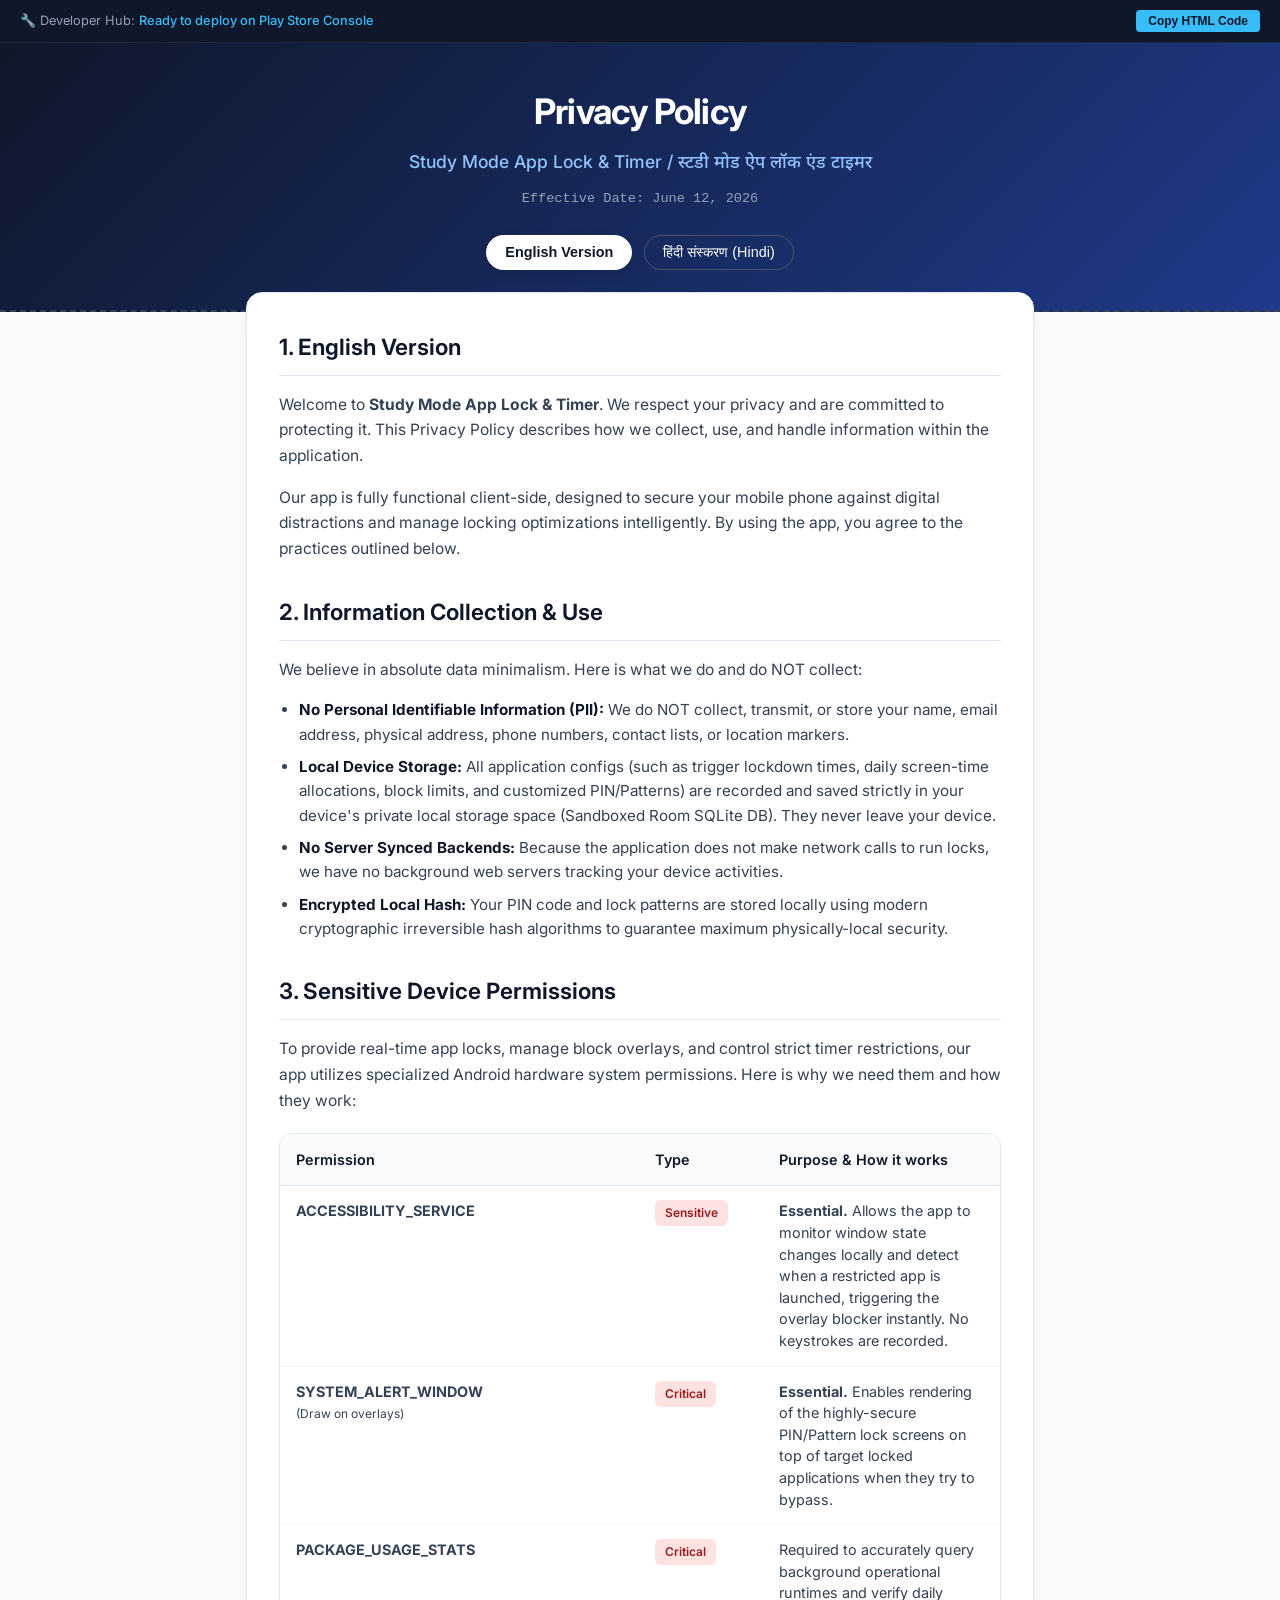
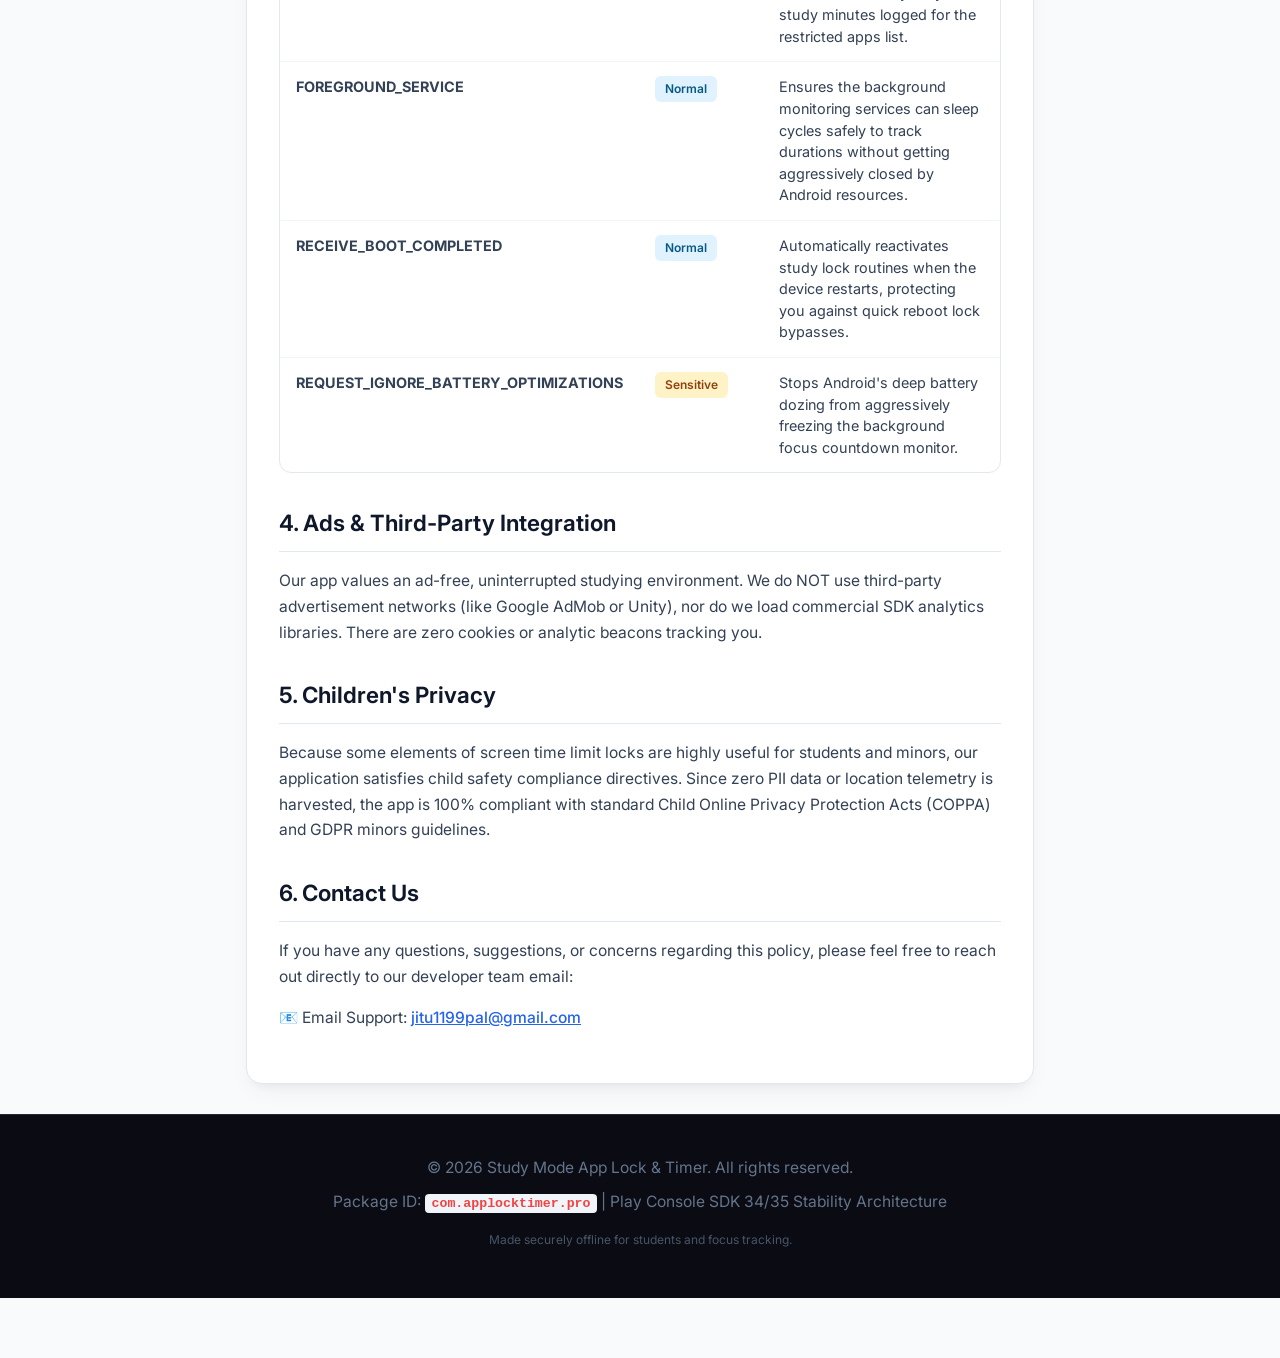
<file: play_store_publishing_kit/Privacy_Policy.html>
<!DOCTYPE html>
<html lang="en">
<head>
    <meta charset="UTF-8">
    <meta name="viewport" content="width=device-width, initial-scale=1.0">
    <title>Privacy Policy - Study Mode App Lock & Timer</title>
    <!-- Premium Fonts -->
    <link href="https://fonts.googleapis.com/css2?family=Inter:wght@400;500;600;750&family=Noto+Sans+Devanagari:wght@400;500;600;700&display=swap" rel="stylesheet">
    <style>
        :root {
            --primary-bg: #f8fafc;
            --card-bg: #ffffff;
            --text-dark: #0f172a;
            --text-muted: #475569;
            --border-color: #e2e8f0;
            
            --critical-bg: #fee2e2;
            --critical-text: #991b1b;
            --sensitive-bg: #fef3c7;
            --sensitive-text: #92400e;
            --normal-bg: #e0f2fe;
            --normal-text: #075985;
            
            --nav-dark: #0f172a;
            --blue-accent: #3b82f6;
            --blue-hover: #1d4ed8;
        }

        * {
            box-sizing: border-box;
            margin: 0;
            padding: 0;
        }

        body {
            font-family: 'Inter', 'Noto Sans Devanagari', -apple-system, BlinkMacSystemFont, sans-serif;
            line-height: 1.6;
            color: var(--text-muted);
            background-color: var(--primary-bg);
            padding-bottom: 60px;
        }

        /* Hero Header Blue Banner Selector Section */
        .hero-banner {
            background-color: #1e293b;
            background-image: linear-gradient(135deg, #0f172a 0%, #1e3a8a 100%);
            color: #ffffff;
            text-align: center;
            padding: 40px 20px;
            border-bottom: 2px dashed #334155;
        }

        .hero-banner h1 {
            font-size: 2.2rem;
            font-weight: 700;
            margin-bottom: 8px;
            letter-spacing: -0.025em;
        }

        .hero-banner p.subtitle {
            font-size: 1.1rem;
            color: #93c5fd;
            margin-bottom: 12px;
            font-weight: 500;
        }

        .hero-banner p.date {
            font-size: 0.85rem;
            color: #94a3b8;
            margin-bottom: 24px;
            font-family: monospace;
        }

        /* Buttons Tab Navigation Layout */
        .language-switcher {
            display: flex;
            justify-content: center;
            gap: 12px;
            margin-top: 10px;
        }

        .switch-btn {
            background-color: transparent;
            color: #ffffff;
            border: 1.5px solid #475569;
            padding: 8px 18px;
            font-size: 0.9rem;
            font-weight: 500;
            border-radius: 9999px;
            cursor: pointer;
            transition: all 0.2s ease;
        }

        .switch-btn:hover {
            border-color: #93c5fd;
            background-color: rgba(255, 255, 255, 0.05);
        }

        .switch-btn.active {
            background-color: #ffffff;
            color: #0f172a;
            border-color: #ffffff;
            font-weight: 600;
            box-shadow: 0 4px 12px rgba(0, 0, 0, 0.1);
        }

        /* Content Sheet Layout matches Screenshot */
        .container {
            max-width: 820px;
            width: 100%;
            margin: -20px auto 0 auto; /* Pull overlaps into the banner gracefully */
            padding: 0 16px;
        }

        .policy-card {
            background: var(--card-bg);
            border-radius: 16px;
            box-shadow: 0 10px 25px -5px rgba(0, 0, 0, 0.05), 0 8px 10px -6px rgba(0, 0, 0, 0.05);
            border: 1px solid var(--border-color);
            padding: 36px 32px;
            margin-bottom: 30px;
        }

        /* Interactive Language Blocks Visibility */
        .language-block {
            display: none;
        }

        .language-block.active {
            display: block;
            animation: fadeIn 0.3s ease-in-out;
        }

        @keyframes fadeIn {
            from { opacity: 0; transform: translateY(8px); }
            to { opacity: 1; transform: translateY(0); }
        }

        /* Structured Typography Styles */
        h2.section-title {
            color: var(--text-dark);
            font-size: 1.4rem;
            font-weight: 650;
            margin-top: 32px;
            margin-bottom: 16px;
            padding-bottom: 10px;
            border-bottom: 1.5px solid var(--border-color);
            display: flex;
            align-items: center;
            gap: 10px;
        }

        h2.section-title:first-of-type {
            margin-top: 0;
        }

        p {
            margin-bottom: 16px;
            font-size: 0.975rem;
            line-height: 1.65;
            color: #334155;
        }

        ul {
            margin-bottom: 20px;
            padding-left: 20px;
        }

        li {
            margin-bottom: 8px;
            font-size: 0.95rem;
            color: #334155;
        }

        li strong {
            color: var(--text-dark);
        }

        /* Accent Highlight Boxes */
        .callout-box {
            background-color: #f0fdf4;
            border-left: 4.5px solid #16a34a;
            border-radius: 8px;
            padding: 16px 20px;
            margin: 24px 0;
        }

        .callout-box p {
            margin-bottom: 0;
            font-weight: 500;
            color: #15803d;
        }

        /* Structured Table Layout matching screenshots */
        .table-responsive {
            width: 100%;
            overflow-x: auto;
            margin: 20px 0 30px 0;
            border-radius: 12px;
            border: 1px solid var(--border-color);
        }

        table {
            width: 100%;
            border-collapse: collapse;
            font-size: 0.9rem;
            text-align: left;
        }

        th {
            background-color: #f8fafc;
            color: var(--text-dark);
            font-weight: 600;
            padding: 14px 16px;
            border-bottom: 1px solid var(--border-color);
        }

        td {
            padding: 14px 16px;
            border-bottom: 1px solid #f1f5f9;
            vertical-align: top;
            color: #334155;
            line-height: 1.5;
        }

        tr:last-child td {
            border-bottom: none;
        }

        /* Color-Coded Badges matching screenshots */
        .badge {
            display: inline-block;
            font-size: 0.75rem;
            font-weight: 600;
            padding: 4px 10px;
            border-radius: 6px;
            text-transform: capitalize;
            white-space: nowrap;
        }

        .badge.critical {
            background-color: var(--critical-bg);
            color: var(--critical-text);
        }

        .badge.sensitive {
            background-color: var(--sensitive-bg);
            color: var(--sensitive-text);
        }

        .badge.normal {
            background-color: var(--normal-bg);
            color: var(--normal-text);
        }

        /* Monospace package strings or parameters */
        code {
            font-family: 'Courier New', Courier, monospace;
            background-color: #f1f5f9;
            color: #ef4444;
            padding: 2px 6px;
            border-radius: 4px;
            font-size: 0.85em;
            font-weight: 600;
        }

        /* Floating Interactive Top Bar for Copying HTML directly / Admin toolbar */
        .dev-toolbar {
            background: #0f172a;
            color: #94a3b8;
            padding: 10px 20px;
            font-size: 0.8rem;
            display: flex;
            justify-content: space-between;
            align-items: center;
            border-bottom: 1px solid #1e293b;
        }

        .dev-toolbar span {
            color: #38bdf8;
            font-weight: 500;
        }

        .copy-btn {
            background-color: #38bdf8;
            color: #0f172a;
            border: none;
            padding: 4px 12px;
            font-size: 0.75rem;
            font-weight: 600;
            border-radius: 4px;
            cursor: pointer;
            transition: all 0.15s ease;
        }

        .copy-btn:hover {
            background-color: #0ea5e9;
        }

        /* Modern Dark Footer matching bottom copyright */
        .dark-footer {
            background-color: #0b0c13;
            color: #64748b;
            padding: 40px 20px;
            border-top: 1px solid #1e293b;
            text-align: center;
            font-size: 0.85rem;
        }

        .dark-footer a {
            color: #38bdf8;
            text-decoration: none;
        }

        .dark-footer p {
            color: #64748b;
            margin-bottom: 8px;
        }

        /* Mobile Optimization overrides */
        @media (max-width: 640px) {
            .policy-card {
                padding: 24px 18px;
            }
            .hero-banner h1 {
                font-size: 1.7rem;
            }
            td, th {
                padding: 10px;
                font-size: 0.85rem;
            }
        }
    </style>
</head>
<body>

    <!-- Admin Copy Assistant Toolbar (Visible to Developers in Console) -->
    <div class="dev-toolbar">
        <div>🔧 Developer Hub: <span>Ready to deploy on Play Store Console</span></div>
        <button class="copy-btn" onclick="copyHTMLToClipboard()">Copy HTML Code</button>
    </div>

    <!-- Header Hero Banner Selector matching Uploaded Screens -->
    <div class="hero-banner">
        <h1>Privacy Policy</h1>
        <p class="subtitle" id="banner-subtitle">Study Mode App Lock & Timer / स्टडी मोड ऐप लॉक एंड टाइमर</p>
        <p class="date">Effective Date: June 12, 2026</p>
        
        <!-- Language Switcher exactly matching screenshot layout -->
        <div class="language-switcher">
            <button class="switch-btn active" id="btn-en" onclick="setLanguage('en')">English Version</button>
            <button class="switch-btn" id="btn-hi" onclick="setLanguage('hi')">हिंदी संस्करण (Hindi)</button>
        </div>
    </div>

    <div class="container">
        <div class="policy-card">
            
            <!-- ------------------------------------------------------------- -->
            <!-- ENGLISH LANGUAGE BLOCK                                        -->
            <!-- ------------------------------------------------------------- -->
            <div id="block-en" class="language-block active">
                <h2 class="section-title">1. English Version</h2>
                <p>Welcome to <strong>Study Mode App Lock & Timer</strong>. We respect your privacy and are committed to protecting it. This Privacy Policy describes how we collect, use, and handle information within the application.</p>
                <p>Our app is fully functional client-side, designed to secure your mobile phone against digital distractions and manage locking optimizations intelligently. By using the app, you agree to the practices outlined below.</p>

                <h2 class="section-title">2. Information Collection & Use</h2>
                <p>We believe in absolute data minimalism. Here is what we do and do NOT collect:</p>
                <ul>
                    <li><strong>No Personal Identifiable Information (PII):</strong> We do NOT collect, transmit, or store your name, email address, physical address, phone numbers, contact lists, or location markers.</li>
                    <li><strong>Local Device Storage:</strong> All application configs (such as trigger lockdown times, daily screen-time allocations, block limits, and customized PIN/Patterns) are recorded and saved strictly in your device's private local storage space (Sandboxed Room SQLite DB). They never leave your device.</li>
                    <li><strong>No Server Synced Backends:</strong> Because the application does not make network calls to run locks, we have no background web servers tracking your device activities.</li>
                    <li><strong>Encrypted Local Hash:</strong> Your PIN code and lock patterns are stored locally using modern cryptographic irreversible hash algorithms to guarantee maximum physically-local security.</li>
                </ul>

                <h2 class="section-title">3. Sensitive Device Permissions</h2>
                <p>To provide real-time app locks, manage block overlays, and control strict timer restrictions, our app utilizes specialized Android hardware system permissions. Here is why we need them and how they work:</p>

                <div class="table-responsive">
                    <table>
                        <thead>
                            <tr>
                                <th style="width: 30%">Permission</th>
                                <th style="width: 20%">Type</th>
                                <th style="width: 50%">Purpose & How it works</th>
                            </tr>
                        </thead>
                        <tbody>
                            <tr>
                                <td><strong>ACCESSIBILITY_SERVICE</strong></td>
                                <td><span class="badge critical">Sensitive</span></td>
                                <td><strong>Essential.</strong> Allows the app to monitor window state changes locally and detect when a restricted app is launched, triggering the overlay blocker instantly. No keystrokes are recorded.</td>
                            </tr>
                            <tr>
                                <td><strong>SYSTEM_ALERT_WINDOW</strong><br><small>(Draw on overlays)</small></td>
                                <td><span class="badge critical">Critical</span></td>
                                <td><strong>Essential.</strong> Enables rendering of the highly-secure PIN/Pattern lock screens on top of target locked applications when they try to bypass.</td>
                            </tr>
                            <tr>
                                <td><strong>PACKAGE_USAGE_STATS</strong></td>
                                <td><span class="badge critical">Critical</span></td>
                                <td>Required to accurately query background operational runtimes and verify daily study minutes logged for the restricted apps list.</td>
                            </tr>
                            <tr>
                                <td><strong>FOREGROUND_SERVICE</strong></td>
                                <td><span class="badge normal">Normal</span></td>
                                <td>Ensures the background monitoring services can sleep cycles safely to track durations without getting aggressively closed by Android resources.</td>
                            </tr>
                            <tr>
                                <td><strong>RECEIVE_BOOT_COMPLETED</strong></td>
                                <td><span class="badge normal">Normal</span></td>
                                <td>Automatically reactivates study lock routines when the device restarts, protecting you against quick reboot lock bypasses.</td>
                            </tr>
                            <tr>
                                <td><strong>REQUEST_IGNORE_BATTERY_OPTIMIZATIONS</strong></td>
                                <td><span class="badge sensitive">Sensitive</span></td>
                                <td>Stops Android's deep battery dozing from aggressively freezing the background focus countdown monitor.</td>
                            </tr>
                        </tbody>
                    </table>
                </div>

                <h2 class="section-title">4. Ads & Third-Party Integration</h2>
                <p>Our app values an ad-free, uninterrupted studying environment. We do NOT use third-party advertisement networks (like Google AdMob or Unity), nor do we load commercial SDK analytics libraries. There are zero cookies or analytic beacons tracking you.</p>

                <h2 class="section-title">5. Children's Privacy</h2>
                <p>Because some elements of screen time limit locks are highly useful for students and minors, our application satisfies child safety compliance directives. Since zero PII data or location telemetry is harvested, the app is 100% compliant with standard Child Online Privacy Protection Acts (COPPA) and GDPR minors guidelines.</p>

                <h2 class="section-title">6. Contact Us</h2>
                <p>If you have any questions, suggestions, or concerns regarding this policy, please feel free to reach out directly to our developer team email:</p>
                <p>📧 Email Support: <a href="mailto:jitu1199pal@gmail.com" style="color: #2563eb; font-weight: 500;">jitu1199pal@gmail.com</a></p>
            </div>

            <!-- ------------------------------------------------------------- -->
            <!-- HINDI LANGUAGE BLOCK                                          -->
            <!-- ------------------------------------------------------------- -->
            <div id="block-hi" class="language-block">
                <h2 class="section-title">1. हिंदी संस्करण (Hindi)</h2>
                <p><strong>Study Mode App Lock & Timer</strong> में आपका स्वागत है। हम गोपनीयता (Privacy) का सम्मान करते हैं और इसे पूरी तरह सुरक्षित रखने के लिए प्रतिबद्ध हैं। यह प्राइवेसी पॉलिसी बताती है कि हमारी ऐप डिवाइस पर आपकी जानकारी को किस प्रकार प्रबंधित और सुरक्षित करती है।</p>
                <p>हमारी यह एप्लीकेशन 100% ऑफलाइन-फर्स्ट और क्लाइंट-साइड रूप से कार्य करती है। इसका मुख्य उद्देश्य पढ़ाई के दौरान आपका ध्यान विचलित होने से बचाना और फ़ोन पर लगे प्रतिबंधों को सुरक्षित रूप से लागू करना है।</p>

                <h2 class="section-title">2. डेटा का संग्रह और उपयोग</h2>
                <p>हम न्यूनतम डेटा संग्रह (Data Minimalism) की नीति पर काम करते हैं। हम क्या स्टोर करते हैं और क्या नहीं, इसकी सूची निम्न प्रकार है:</p>
                <ul>
                    <li><strong>कोई व्यक्तिगत जानकारी नहीं (No PII):</strong> हम आपका नाम, ईमेल, फ़ोन नंबर, कांटेक्ट लिस्ट या वास्तविक लोकेशन डेटा बिलकुल भी ट्रैक या स्टोर नहीं करते हैं।</li>
                    <li><strong>स्थानीय डिवाइस स्टोरेज (Local Storage):</strong> ऐप की प्रत्येक सेटिंग्स—जैसे सिलेक्टेड ऐप्स की लिस्ट, टाइमर लिमिट्स, स्टडी शेड्यूल्स और आपके द्वारा बनाए गए PIN/Pattern—सभी डेटा आपके फ़ोन के सुरक्षित लोकल सैंडबॉक्स (Room SQLite Database) में रहता है। यह डेटा कभी आपके फ़ोन से बाहर नहीं जाता।</li>
                    <li><strong>कोई क्लाउड बैकएंड नहीं:</strong> ऐप का कोई ऑनलाइन क्लाउड डेटाबेस नहीं है, इसलिए आपके ऐप यूसेज का कोई ट्रैक इंटरनेट पर अपलोड नहीं हो सकता।</li>
                    <li><strong>एनक्रिप्टेड पासवर्ड:</strong> आपका पिन (PIN) और पैटर्न फ़ोन की लोकल मेमोरी में इररिवर्सिबल रूप से हैश करके सेव होते हैं, जिससे आपकी लोकल सुरक्षा अत्यंत सुदृढ़ बनी रहती है।</li>
                </ul>

                <h2 class="section-title">3. डिवाइस की संवेदनशील अनुमतियाँ (Device Permissions)</h2>
                <p>ऐप को बैकग्राउंड में टाइमर ट्रैक करने, कस्टमाइज्ड लॉक लगाने और बिना किसी बाइपास के काम करने के लिए एंड्रॉइड सिस्टम की विशेष अनुमतियों की आवश्यकता होती है:</p>

                <div class="table-responsive">
                    <table>
                        <thead>
                            <tr>
                                <th style="width: 30%">अनुमति (Permission)</th>
                                <th style="width: 20%">प्रकार</th>
                                <th style="width: 50%">उद्देश्य और कार्यप्रणाली</th>
                            </tr>
                        </thead>
                        <tbody>
                            <tr>
                                <td><strong>ACCESSIBILITY_SERVICE</strong></td>
                                <td><span class="badge critical" style="background-color: #fee2e2; color: #991b1b;">महत्वपूर्ण</span></td>
                                <td><strong>अनिवार्य।</strong> यह सर्विस बैकग्राउंड में लॉक की गई ऐप के ओपन होने पर विंडो स्टेट को डिटेक्ट करती है और तुरंत PIN/Pattern लॉक स्क्रीन दिखाती है। यह कोई डेटा इकट्ठा या शेयर नहीं करती।</td>
                            </tr>
                            <tr>
                                <td><strong>SYSTEM_ALERT_WINDOW</strong><br><small>(Draw over other app overlays)</small></td>
                                <td><span class="badge critical" style="background-color: #fee2e2; color: #991b1b;">महत्वपूर्ण</span></td>
                                <td><strong>अनिवार्य।</strong> यह अन्य प्रतिबंधित ऐप्स के ऊपर सुरक्षा पिन या पैटर्न लॉक स्क्रीन ओवरले दिखाने में मदद करता है।</td>
                            </tr>
                            <tr>
                                <td><strong>PACKAGE_USAGE_STATS</strong></td>
                                <td><span class="badge critical" style="background-color: #fee2e2; color: #991b1b;">महत्वपूर्ण</span></td>
                                <td>इसका उपयोग सक्रिय रूप से बैकग्राउंड में ऐप्स के इस्तेमाल के समय (Minutes) और असाइन की गई दैनिक समय सीमाओं को कैलकुलेट करने के लिए किया जाता है।</td>
                            </tr>
                            <tr>
                                <td><strong>FOREGROUND_SERVICE</strong></td>
                                <td><span class="badge normal" style="background-color: #e0f2fe; color: #075985;">सामान्य</span></td>
                                <td>इसके द्वारा एंड्रॉइड ऑपरेटिंग सिस्टम बैकग्राउंड में चल रहे फोकस-टाइमर को अचानक बंद होने से बचाता है।</td>
                            </tr>
                            <tr>
                                <td><strong>RECEIVE_BOOT_COMPLETED</strong></td>
                                <td><span class="badge normal" style="background-color: #e0f2fe; color: #075985;">सामान्य</span></td>
                                <td>फ़ोन को रीस्टार्ट / रीबूट करने पर भी सुरक्षा सर्विस ऑटोमैटिक बैकग्राउंड में री-एक्टिवेट हो जाती है ताकि लॉक को बाइपास न किया जा सके।</td>
                            </tr>
                            <tr>
                                <td><strong>REQUEST_IGNORE_BATTERY_OPTIMIZATIONS</strong></td>
                                <td><span class="badge sensitive" style="background-color: #fef3c7; color: #92400e;">संवेदनशील</span></td>
                                <td>एंड्रॉइड की डीप-स्लीप बैटरी अनुकूलन (Battery Optimization) योजना को आपके सक्रिय फोकस शेड्यूल्स को निष्क्रिय करने से रोकता है।</td>
                            </tr>
                        </tbody>
                    </table>
                </div>

                <h2 class="section-title">4. विज्ञापन और तृतीय-पक्ष सेवाएँ (Ads Integration)</h2>
                <p>पढ़ाई में आपकी एकाग्रता बनाए रखने के लिए, यह ऐप पूरी तरह से विज्ञापनों (No Ads) और ट्रैकर रहित है। हम न तो किसी एडवरटाइजिंग SDK (जैसे AdMob) का इस्तेमाल करते हैं और न ही किसी एनालिटिक्स टूल का। आपका ऐप इस्तेमाल बिलकुल शांत और गोपनीय है।</p>

                <h2 class="section-title">5. बच्चों की गोपनीयता (Children's Privacy)</h2>
                <p>चूँकि यह ऐप छात्रों और बच्चों के स्क्रीन टाइम को कम करने के लिए भी बनाई गई है, हम बच्चों की सुरक्षा नीतियों का पूरी तरह पालन करते हैं। हम कोई डेटा कलेक्ट नहीं करते हैं, जिसके चलते यह ऐप COPPA और EU GDPR के बाल-गोपनीयता नियमों के पूरी तरह अनुकूल है।</p>

                <h2 class="section-title">6. हमसे संपर्क करें</h2>
                <p>यदि आपके पास ऐप की गोपनीयता नीति, सेटिंग्स या सुरक्षा के संबंध में कोई सवाल या सुझाव है, तो सीधे ईमेल पर संपर्क करें:</p>
                <p>📧 ईमेल सपोर्ट: <a href="mailto:jitu1199pal@gmail.com" style="color: #2563eb; font-weight: 500;">jitu1199pal@gmail.com</a></p>
            </div>

        </div>
    </div>

    <!-- Dark Footer Panel -->
    <div class="dark-footer">
        <p>&copy; 2026 Study Mode App Lock & Timer. All rights reserved.</p>
        <p>Package ID: <code>com.applocktimer.pro</code> | Play Console SDK 34/35 Stability Architecture</p>
        <p style="font-size: 0.75rem; margin-top: 15px; color: #475569;">Made securely offline for students and focus tracking.</p>
    </div>

    <!-- Script for interactive client language tabs and copying HTML source -->
    <script>
        function setLanguage(lang) {
            // Remove active classes
            document.getElementById('btn-en').classList.remove('active');
            document.getElementById('btn-hi').classList.remove('active');
            document.getElementById('block-en').classList.remove('active');
            document.getElementById('block-hi').classList.remove('active');

            // Add active to selected
            if (lang === 'en') {
                document.getElementById('btn-en').classList.add('active');
                document.getElementById('block-en').classList.add('active');
                document.getElementById('banner-subtitle').innerText = "Study Mode App Lock & Timer / स्टडी मोड ऐप लॉक एंड टाइमर";
            } else {
                document.getElementById('btn-hi').classList.add('active');
                document.getElementById('block-hi').classList.add('active');
                document.getElementById('banner-subtitle').innerText = "स्टडी मोड ऐप लॉक एंड टाइमर / Study Mode App Lock & Timer";
            }
        }

        // Feature: Allows the developer to pre-copy this entire source with 1 click to host it or save it!
        function copyHTMLToClipboard() {
            const entireHTML = `<!DOCTYPE html>\n` + document.documentElement.outerHTML;
            navigator.clipboard.writeText(entireHTML).then(() => {
                const btn = document.querySelector('.copy-btn');
                btn.innerText = "COPIED! ✅";
                btn.style.backgroundColor = "#10b981";
                btn.style.color = "#ffffff";
                setTimeout(() => {
                    btn.innerText = "Copy HTML Code";
                    btn.style.backgroundColor = "#38bdf8";
                    btn.style.color = "#0f172a";
                }, 2000);
            }).catch(err => {
                alert("Failed to copy HTML: " + err);
            });
        }
    </script>
</body>
</html>
</file>
